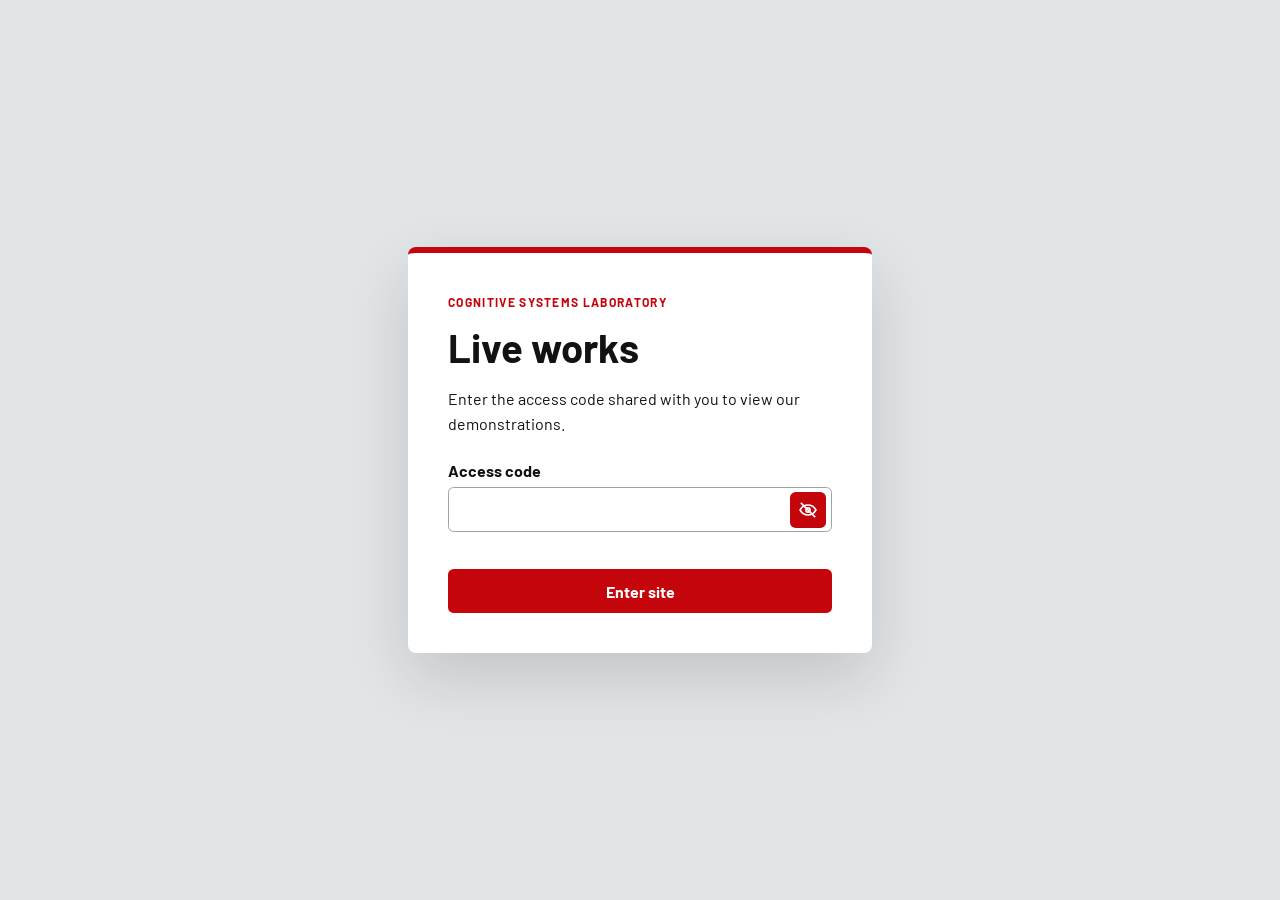
<file: index.html>
<!doctype html>
<html lang="en">
  <head>
    <meta charset="utf-8" />
    <meta name="viewport" content="width=device-width, initial-scale=1" />
    <meta name="description" content="Cognitive Systems Laboratory live demonstrations." />
    <title>CSL Live Works</title>
    <link rel="preconnect" href="https://fonts.googleapis.com" />
    <link rel="preconnect" href="https://fonts.gstatic.com" crossorigin />
    <link href="https://fonts.googleapis.com/css2?family=Barlow:ital,wght@0,400;0,500;0,600;0,700;1,400&display=swap" rel="stylesheet" />
    <link rel="stylesheet" href="styles.css" />
  </head>
  <body>
    <div class="access-screen" id="access-screen">
      <form class="access-card" id="access-form" novalidate>
        <p class="eyebrow">Cognitive Systems Laboratory</p>
        <h1>Live works</h1>
        <p>Enter the access code shared with you to view our demonstrations.</p>
        <label for="access-code">Access code</label>
        <div class="password-field">
          <input id="access-code" name="access-code" type="password" autocomplete="current-password" required aria-describedby="access-error" />
          <button class="password-toggle" id="password-toggle" type="button" aria-pressed="false" aria-label="Toggle access code visibility" aria-controls="access-code">
            <svg class="eye-icon" viewBox="0 0 24 24" aria-hidden="true" focusable="false">
              <path d="M2.5 12s3.4-6 9.5-6 9.5 6 9.5 6-3.4 6-9.5 6-9.5-6-9.5-6Z" />
              <circle cx="12" cy="12" r="2.5" />
              <path class="eye-slash" d="m4 4 16 16" />
            </svg>
          </button>
        </div>
        <p class="error" id="access-error" aria-live="polite"></p>
        <button type="submit">Enter site</button>
      </form>
    </div>

    <main class="site-content" id="site-content" hidden>
      <header class="hero">
        <p class="eyebrow">University of Wisconsin–Madison · Cognitive Systems Laboratory</p>
        <h1>CSL live works</h1>
        <p class="intro">
          This site gathers links to live demonstrations and other active CSL work. Choose a card below to access a
          demonstration or its related materials.
        </p>
      </header>

      <section aria-labelledby="research-heading">
        <div class="section-heading">
          <p class="eyebrow">Active work</p>
          <h2 id="research-heading">Research projects</h2>
        </div>

        <div class="card-grid">
          <article class="work-card" id="art-preferences">
            <div class="project-avatar art-avatar" aria-hidden="true">
              <span>AP</span>
            </div>
            <div>
              <p class="card-label">In development</p>
              <h3>Art Preferences</h3>
              <p>Links and a short project description will be added here as this work becomes available.</p>
            </div>
            <a class="card-link" href="https://d3hqdmlfc7u0pe.cloudfront.net/" target="_blank" rel="noopener">
              Launch demonstration <span aria-hidden="true">↗</span>
            </a>
            <a class="text-link" href="https://d3hqdmlfc7u0pe.cloudfront.net/study-experiment-flow/" target="_blank" rel="noopener">Project materials <span aria-hidden="true">↗</span></a>
          </article>
        </div>
      </section>

      <section class="project-section" aria-labelledby="side-projects-heading">
        <div class="section-heading">
          <p class="eyebrow">Experiments &amp; collaborations</p>
          <h2 id="side-projects-heading">Side projects</h2>
        </div>

        <div class="card-grid">
          <article class="work-card">
            <img class="project-image peapod-image" src="assets/peapod-transparent-bg.png" alt="HFE Peapod illustration" />
            <div>
              <p class="card-label">Live demonstration</p>
              <h3>HFE Peapod</h3>
              <p>Open the current interactive HFE Peapod demonstration.</p>
            </div>
            <a class="card-link" href="https://d1j7v5u0jmb8lf.cloudfront.net/" target="_blank" rel="noopener">
              Launch demonstration <span aria-hidden="true">↗</span>
            </a>
          </article>
        </div>
      </section>
    </main>

    <script src="access.js"></script>
  </body>
</html>
</file>
<file: styles.css>
:root {
  /* UW–Madison digital palette */
  --ink: #121212;
  --muted: #4b4b4b;
  --paper: #e1e5e7;
  --card: #ffffff;
  --accent: #c5050c;
  --accent-dark: #9b0000;
  --line: #b9c0c4;
}

* { box-sizing: border-box; }
[hidden] { display: none !important; }

body {
  margin: 0;
  min-width: 320px;
  color: var(--ink);
  background: var(--paper);
  font-family: "Barlow", Arial, sans-serif;
}

button, input { font: inherit; }

.access-screen {
  position: fixed;
  z-index: 10;
  inset: 0;
  display: grid;
  place-items: center;
  padding: 1.5rem;
  background: var(--paper);
}

.access-card {
  width: min(100%, 29rem);
  padding: 2.5rem;
  color: var(--ink);
  background: var(--card);
  border-top: .4rem solid var(--accent);
  border-radius: .5rem;
  box-shadow: 0 1.5rem 4rem rgb(0 0 0 / 14%);
}

.access-card h1, .hero h1, h2, h3 { margin-top: 0; }
.access-card h1 { margin-bottom: .75rem; font-size: 2.5rem; }
.access-card p { line-height: 1.55; }

label { display: block; margin: 1.5rem 0 .45rem; font-weight: bold; }
.password-field { position: relative; }
input {
  width: 100%;
  padding: .75rem 5rem .75rem .9rem;
  border: 1px solid #9ba6a2;
  border-radius: .35rem;
}
input:focus { outline: 3px solid var(--accent); outline-offset: 2px; }

button, .card-link {
  display: inline-block;
  border: 0;
  border-radius: .35rem;
  padding: .8rem 1rem;
  color: #fff;
  background: var(--accent);
  font-weight: bold;
  text-decoration: none;
  cursor: pointer;
}
button { width: 100%; margin-top: .5rem; }
button:hover, .card-link:hover { background: var(--accent-dark); }
.password-toggle {
  position: absolute;
  top: 50%;
  right: .35rem;
  display: grid;
  width: 2.25rem;
  height: 2.25rem;
  place-items: center;
  margin: 0;
  transform: translateY(-50%);
  padding: .35rem;
}
.eye-icon {
  width: 1.25rem;
  height: 1.25rem;
  fill: none;
  stroke: currentColor;
  stroke-linecap: round;
  stroke-linejoin: round;
  stroke-width: 2;
}
.eye-slash { display: block; }
.password-toggle[aria-pressed="true"] .eye-slash { display: none; }
.password-toggle:focus-visible {
  outline: 3px solid var(--ink);
  outline-offset: 2px;
}
.error { min-height: 1.2rem; margin: .6rem 0 0 !important; color: var(--accent-dark); font-size: .9rem; }

.site-content { width: min(100% - 3rem, 72rem); margin: 0 auto; padding: 7rem 0; }
.hero { max-width: 50rem; padding-bottom: 4rem; }
.eyebrow, .card-label {
  margin: 0 0 .75rem;
  color: var(--accent);
  font-family: "Barlow", Arial, sans-serif;
  font-size: .75rem;
  font-weight: bold;
  letter-spacing: .11em;
  text-transform: uppercase;
}
.hero h1 { margin-bottom: 1rem; font-size: clamp(2.8rem, 7vw, 5.5rem); line-height: .95; }
.intro { max-width: 42rem; color: var(--muted); font-size: 1.2rem; line-height: 1.65; }
.section-heading { margin-bottom: 1.5rem; }
.section-heading h2 { margin-bottom: 0; font-size: 2rem; }
.project-section { margin-top: 4rem; }

.card-grid { display: grid; grid-template-columns: repeat(auto-fit, minmax(17rem, 24rem)); gap: 1.25rem; }
.work-card {
  display: flex;
  min-height: 12rem;
  flex-direction: column;
  align-items: flex-start;
  padding: 1.75rem;
  background: var(--card);
  border: 1px solid var(--line);
  border-radius: .75rem;
  box-shadow: 0 .35rem 1.2rem rgb(32 49 50 / 6%);
}
.project-avatar {
  display: grid;
  width: 4rem;
  height: 4rem;
  place-items: center;
  margin-bottom: 1.5rem;
  border-radius: 50%;
  color: #fff;
  font-family: "Barlow", Arial, sans-serif;
  font-size: .85rem;
  font-weight: bold;
  letter-spacing: .08em;
}
.art-avatar {
  background:
    radial-gradient(circle at 31% 28%, #fff 0 10%, transparent 11%),
    linear-gradient(135deg, var(--accent) 0 50%, var(--accent-dark) 50%);
}
.project-image {
  display: block;
  width: min(100%, 12rem);
  height: 7.5rem;
  margin: 0 0 1.5rem;
  object-fit: contain;
  object-position: left center;
}
.work-card h3 { margin-bottom: .65rem; font-size: 1.7rem; }
.work-card p:not(.card-label) { color: var(--muted); line-height: 1.55; }
.card-link { margin-top: auto; }
.text-link { margin-top: 1rem; color: var(--accent-dark); font-weight: bold; }
.placeholder-link { cursor: default; }

@media (max-width: 550px) {
  .access-card { padding: 1.75rem; }
  .site-content { width: min(100% - 2rem, 72rem); padding: 4rem 0; }
}
</file>
